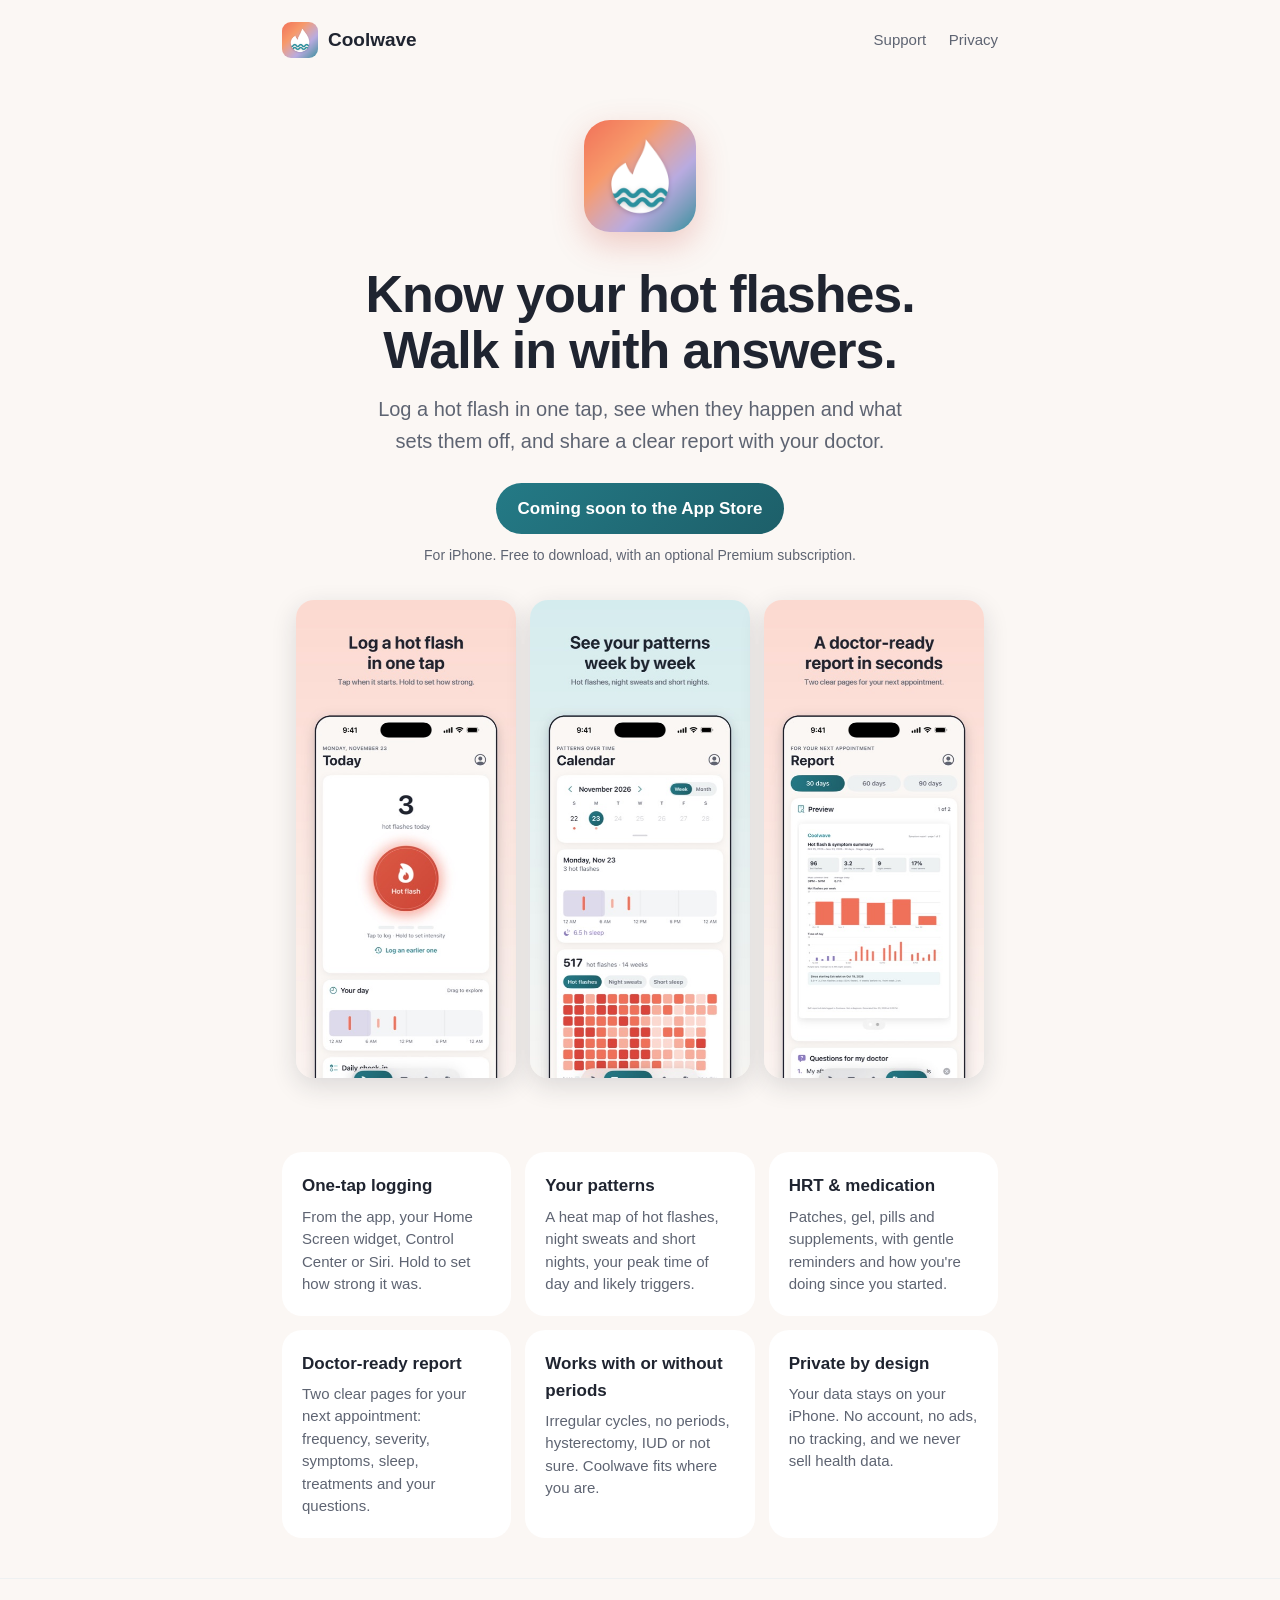
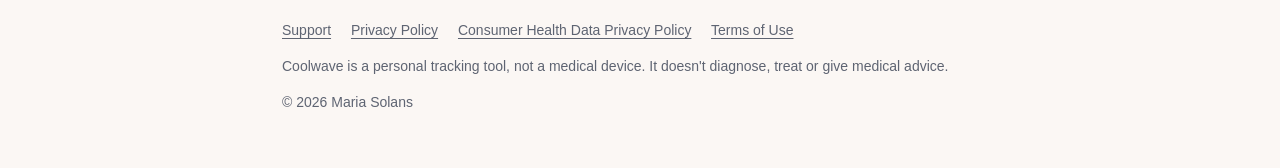
<file: index.html>
<!DOCTYPE html>
<html lang="en">
<head>
  <meta charset="utf-8">
  <meta name="viewport" content="width=device-width, initial-scale=1">
  <title>Coolwave: Hot Flash Tracker for Perimenopause</title>
  <meta name="description" content="Log hot flashes in one tap, see your patterns and bring a clear report to your doctor. Private by design: your data stays on your iPhone.">
  <link rel="icon" href="img/favicon.png">
  <link rel="apple-touch-icon" href="img/icon.png">
  <link rel="stylesheet" href="styles.css">
</head>
<body>
  <header class="site">
    <div class="wrap">
      <a class="brand" href="./"><img src="img/icon.png" alt="">Coolwave</a>
      <nav class="site" aria-label="Main">
        <a href="support/">Support</a>
        <a href="privacy/">Privacy</a>
      </nav>
    </div>
  </header>

  <main class="wrap">
    <section class="hero">
      <img class="icon" src="img/icon.png" alt="Coolwave app icon">
      <h1>Know your hot flashes.<br>Walk in with answers.</h1>
      <p class="lead">Log a hot flash in one tap, see when they happen and what sets them off, and share a clear report with your doctor.</p>
      <span class="pill">Coming soon to the App Store</span>
      <p class="note">For iPhone. Free to download, with an optional Premium subscription.</p>
      <div class="shots">
        <img src="img/1-today.jpg" alt="Today screen with a big Hot flash button and today's count">
        <img src="img/2-calendar.jpg" alt="Calendar with a 14-week heat map of hot flashes">
        <img src="img/3-report.jpg" alt="Two-page doctor report preview with weekly and time-of-day charts">
      </div>
    </section>

    <section class="features" aria-label="Features">
      <div class="card"><h3>One-tap logging</h3><p>From the app, your Home Screen widget, Control Center or Siri. Hold to set how strong it was.</p></div>
      <div class="card"><h3>Your patterns</h3><p>A heat map of hot flashes, night sweats and short nights, your peak time of day and likely triggers.</p></div>
      <div class="card"><h3>HRT & medication</h3><p>Patches, gel, pills and supplements, with gentle reminders and how you're doing since you started.</p></div>
      <div class="card"><h3>Doctor-ready report</h3><p>Two clear pages for your next appointment: frequency, severity, symptoms, sleep, treatments and your questions.</p></div>
      <div class="card"><h3>Works with or without periods</h3><p>Irregular cycles, no periods, hysterectomy, IUD or not sure. Coolwave fits where you are.</p></div>
      <div class="card"><h3>Private by design</h3><p>Your data stays on your iPhone. No account, no ads, no tracking, and we never sell health data.</p></div>
    </section>
  </main>

  <footer class="site">
    <div class="wrap">
      <p>
        <a href="support/">Support</a>
        <a href="privacy/">Privacy Policy</a>
        <a href="health-privacy/">Consumer Health Data Privacy Policy</a>
        <a href="https://www.apple.com/legal/internet-services/itunes/dev/stdeula/">Terms of Use</a>
      </p>
      <p>Coolwave is a personal tracking tool, not a medical device. It doesn't diagnose, treat or give medical advice.</p>
      <p>© 2026 Maria Solans</p>
    </div>
  </footer>
</body>
</html>
</file>
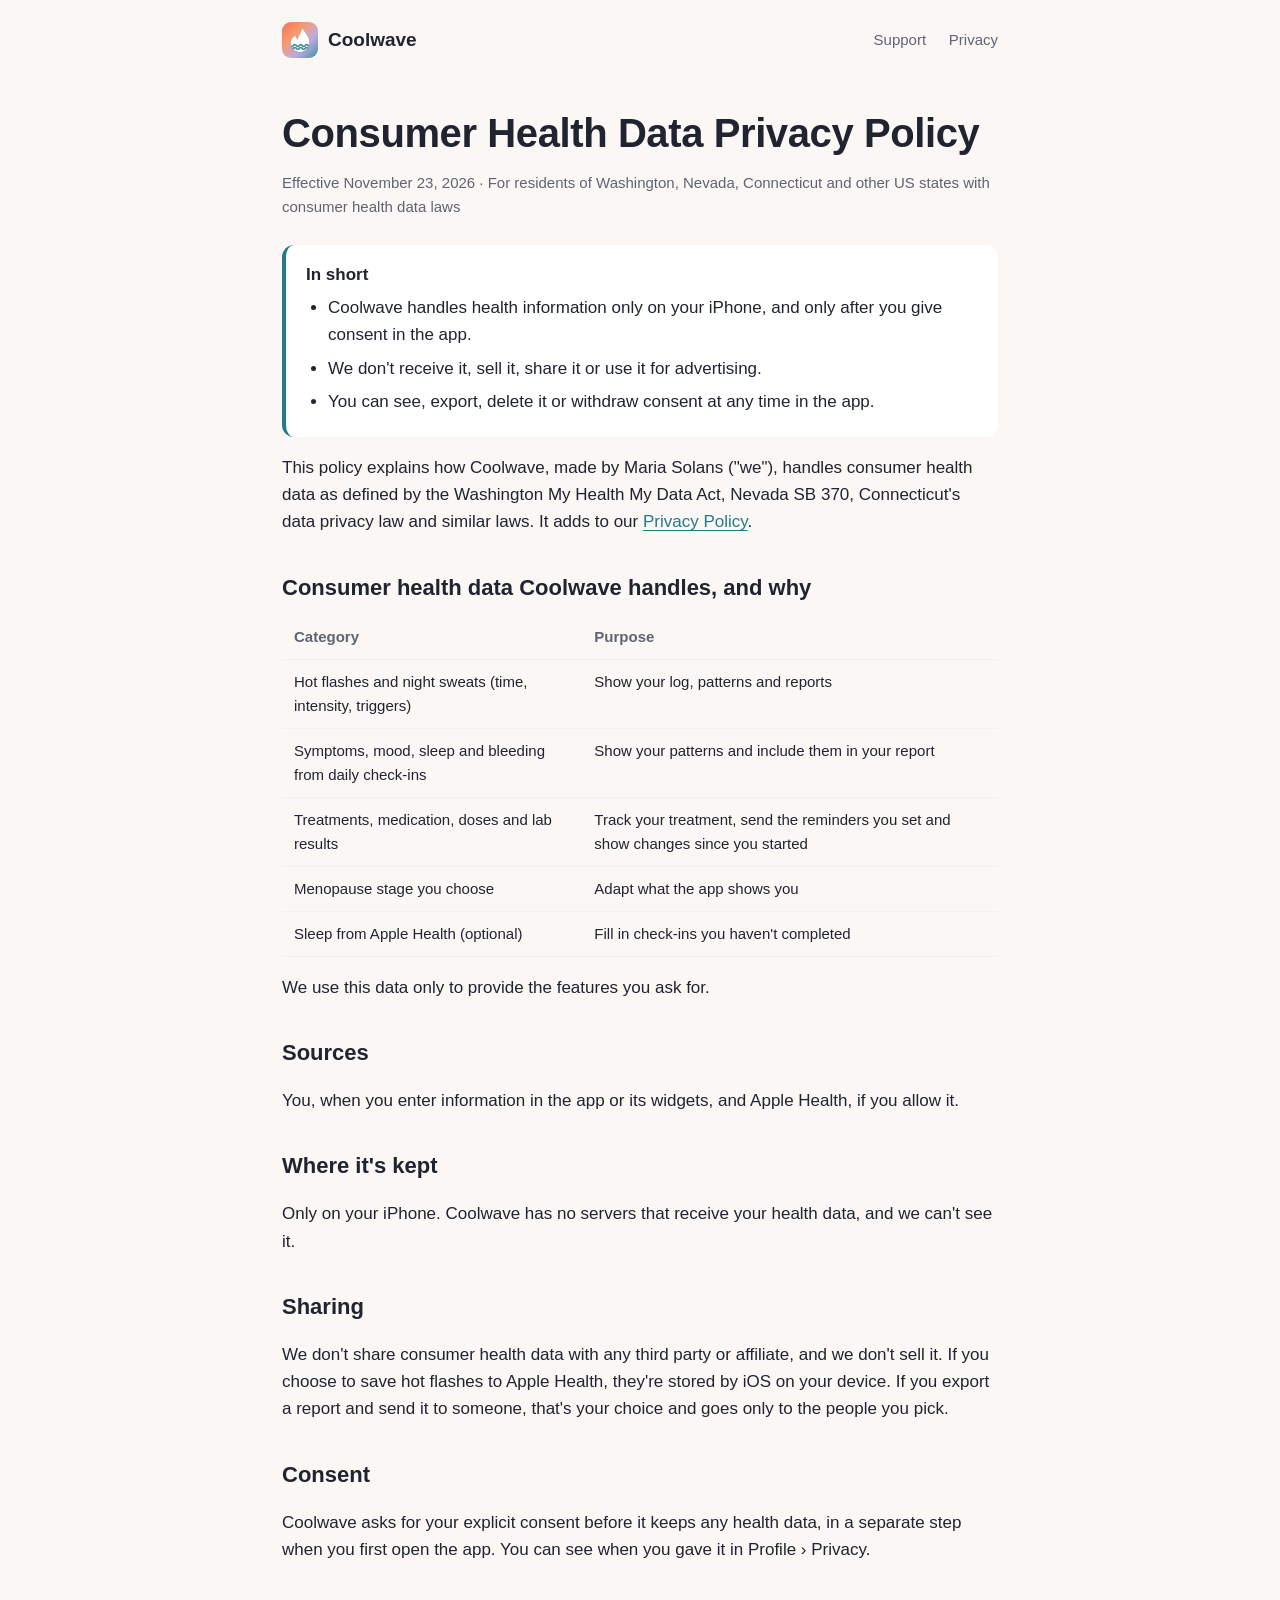
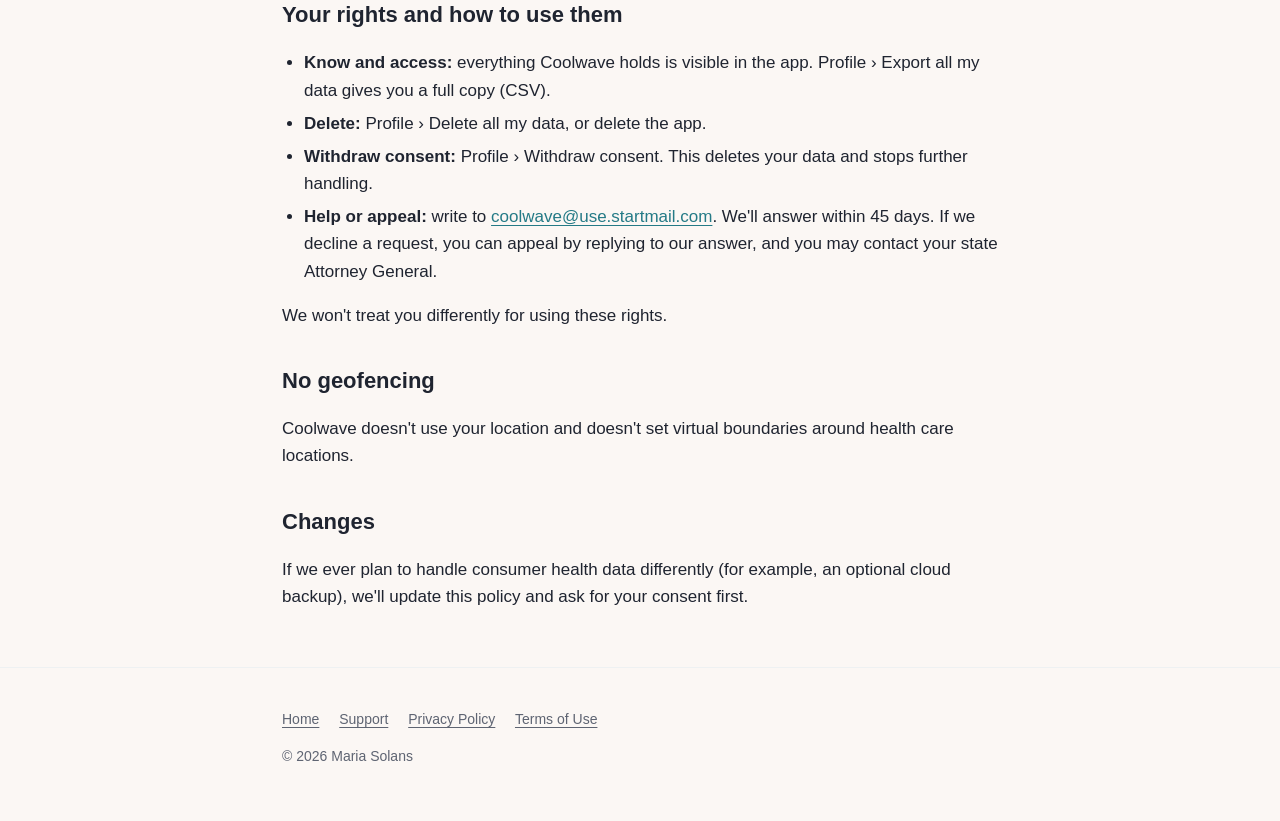
<file: health-privacy/index.html>
<!DOCTYPE html>
<html lang="en">
<head>
  <meta charset="utf-8">
  <meta name="viewport" content="width=device-width, initial-scale=1">
  <title>Consumer Health Data Privacy Policy · Coolwave</title>
  <meta name="description" content="Coolwave's Consumer Health Data Privacy Policy for Washington, Nevada, Connecticut and other US states.">
  <link rel="icon" href="../img/favicon.png">
  <link rel="stylesheet" href="../styles.css">
</head>
<body>
  <header class="site">
    <div class="wrap">
      <a class="brand" href="../"><img src="../img/icon.png" alt="">Coolwave</a>
      <nav class="site" aria-label="Main">
        <a href="../support/">Support</a>
        <a href="../privacy/">Privacy</a>
      </nav>
    </div>
  </header>

  <main class="wrap">
    <article>
      <h1>Consumer Health Data Privacy Policy</h1>
      <p class="meta">Effective November 23, 2026 · For residents of Washington, Nevada, Connecticut and other US states with consumer health data laws</p>

      <div class="summary">
        <strong>In short</strong>
        <ul>
          <li>Coolwave handles health information only on your iPhone, and only after you give consent in the app.</li>
          <li>We don't receive it, sell it, share it or use it for advertising.</li>
          <li>You can see, export, delete it or withdraw consent at any time in the app.</li>
        </ul>
      </div>

      <p>This policy explains how Coolwave, made by Maria Solans ("we"), handles consumer health data as defined by the Washington My Health My Data Act, Nevada SB 370, Connecticut's data privacy law and similar laws. It adds to our <a href="../privacy/">Privacy Policy</a>.</p>

      <h2>Consumer health data Coolwave handles, and why</h2>
      <table>
        <thead><tr><th scope="col">Category</th><th scope="col">Purpose</th></tr></thead>
        <tbody>
          <tr><td>Hot flashes and night sweats (time, intensity, triggers)</td><td>Show your log, patterns and reports</td></tr>
          <tr><td>Symptoms, mood, sleep and bleeding from daily check-ins</td><td>Show your patterns and include them in your report</td></tr>
          <tr><td>Treatments, medication, doses and lab results</td><td>Track your treatment, send the reminders you set and show changes since you started</td></tr>
          <tr><td>Menopause stage you choose</td><td>Adapt what the app shows you</td></tr>
          <tr><td>Sleep from Apple Health (optional)</td><td>Fill in check-ins you haven't completed</td></tr>
        </tbody>
      </table>
      <p>We use this data only to provide the features you ask for.</p>

      <h2>Sources</h2>
      <p>You, when you enter information in the app or its widgets, and Apple Health, if you allow it.</p>

      <h2>Where it's kept</h2>
      <p>Only on your iPhone. Coolwave has no servers that receive your health data, and we can't see it.</p>

      <h2>Sharing</h2>
      <p>We don't share consumer health data with any third party or affiliate, and we don't sell it. If you choose to save hot flashes to Apple Health, they're stored by iOS on your device. If you export a report and send it to someone, that's your choice and goes only to the people you pick.</p>

      <h2>Consent</h2>
      <p>Coolwave asks for your explicit consent before it keeps any health data, in a separate step when you first open the app. You can see when you gave it in Profile › Privacy.</p>

      <h2>Your rights and how to use them</h2>
      <ul>
        <li><strong>Know and access:</strong> everything Coolwave holds is visible in the app. Profile › Export all my data gives you a full copy (CSV).</li>
        <li><strong>Delete:</strong> Profile › Delete all my data, or delete the app.</li>
        <li><strong>Withdraw consent:</strong> Profile › Withdraw consent. This deletes your data and stops further handling.</li>
        <li><strong>Help or appeal:</strong> write to <a href="mailto:coolwave@use.startmail.com">coolwave@use.startmail.com</a>. We'll answer within 45 days. If we decline a request, you can appeal by replying to our answer, and you may contact your state Attorney General.</li>
      </ul>
      <p>We won't treat you differently for using these rights.</p>

      <h2>No geofencing</h2>
      <p>Coolwave doesn't use your location and doesn't set virtual boundaries around health care locations.</p>

      <h2>Changes</h2>
      <p>If we ever plan to handle consumer health data differently (for example, an optional cloud backup), we'll update this policy and ask for your consent first.</p>
    </article>
  </main>

  <footer class="site">
    <div class="wrap">
      <p>
        <a href="../">Home</a>
        <a href="../support/">Support</a>
        <a href="../privacy/">Privacy Policy</a>
        <a href="https://www.apple.com/legal/internet-services/itunes/dev/stdeula/">Terms of Use</a>
      </p>
      <p>© 2026 Maria Solans</p>
    </div>
  </footer>
</body>
</html>
</file>
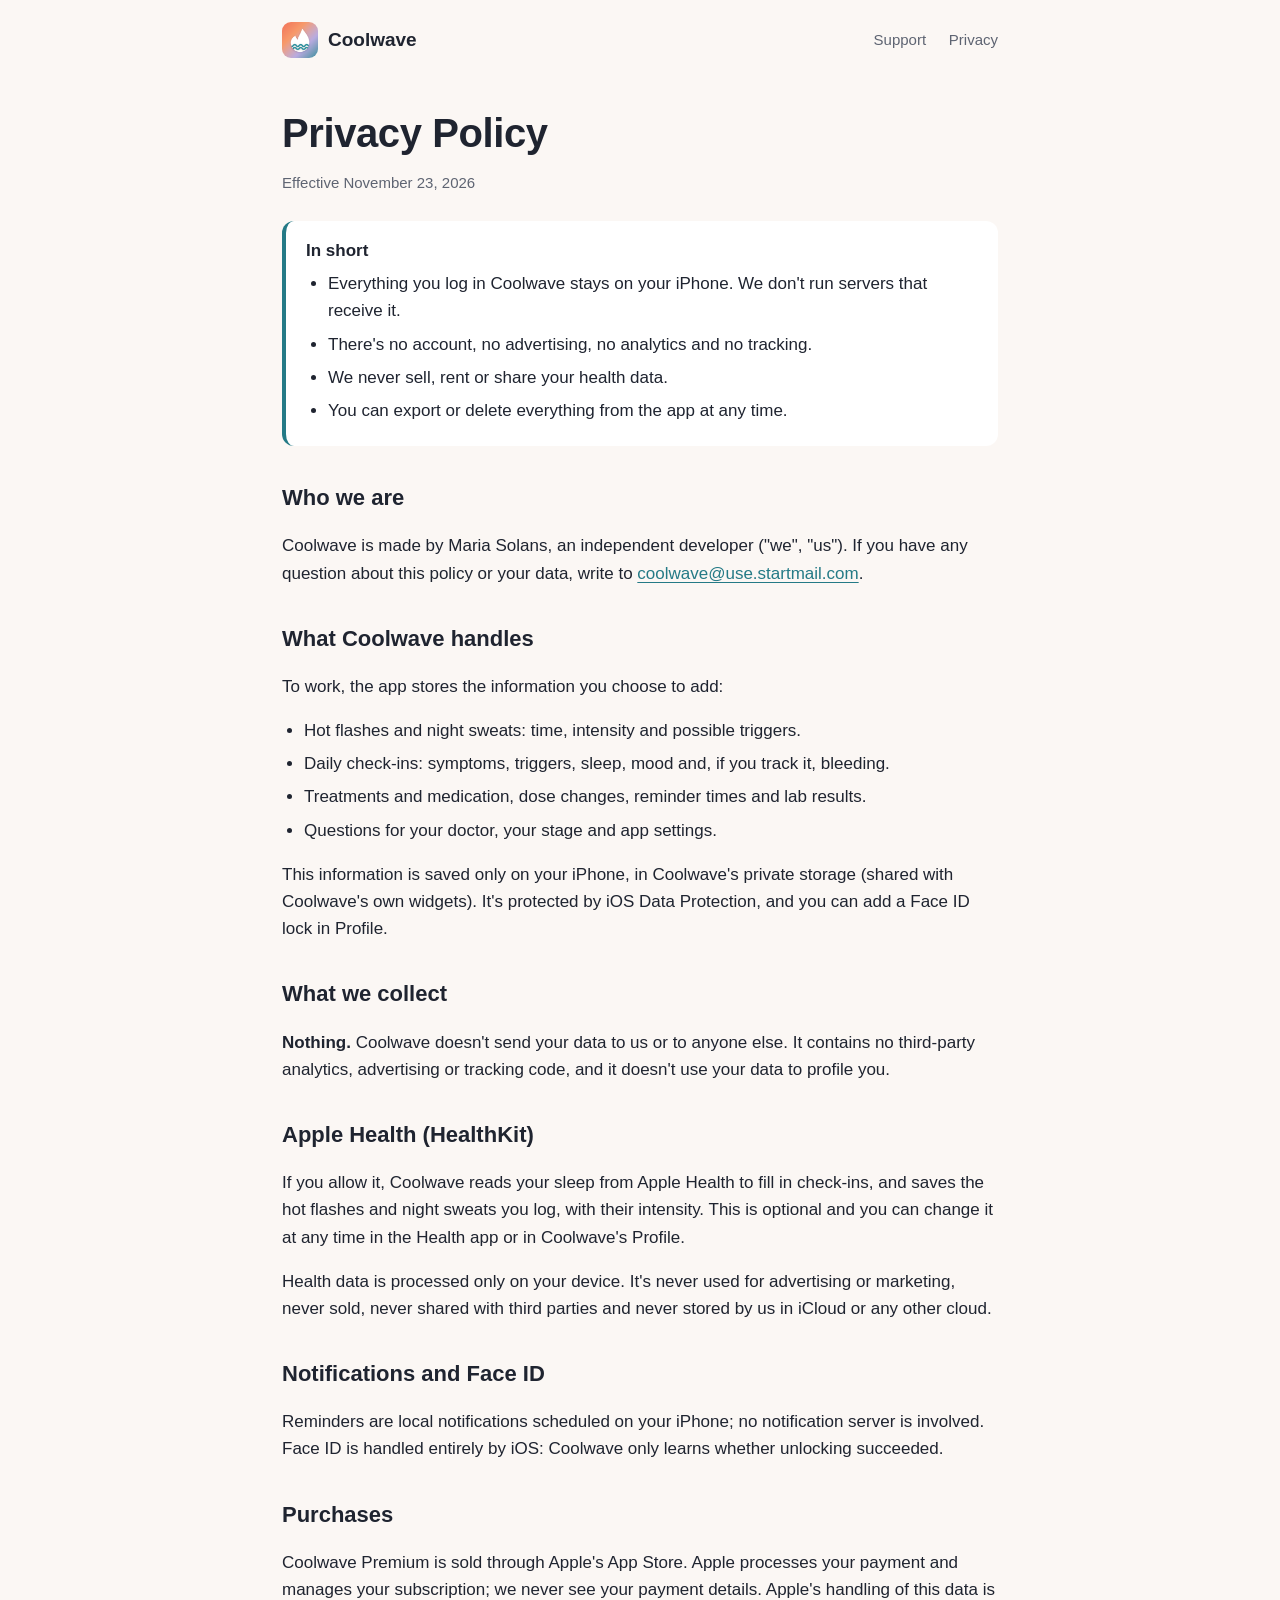
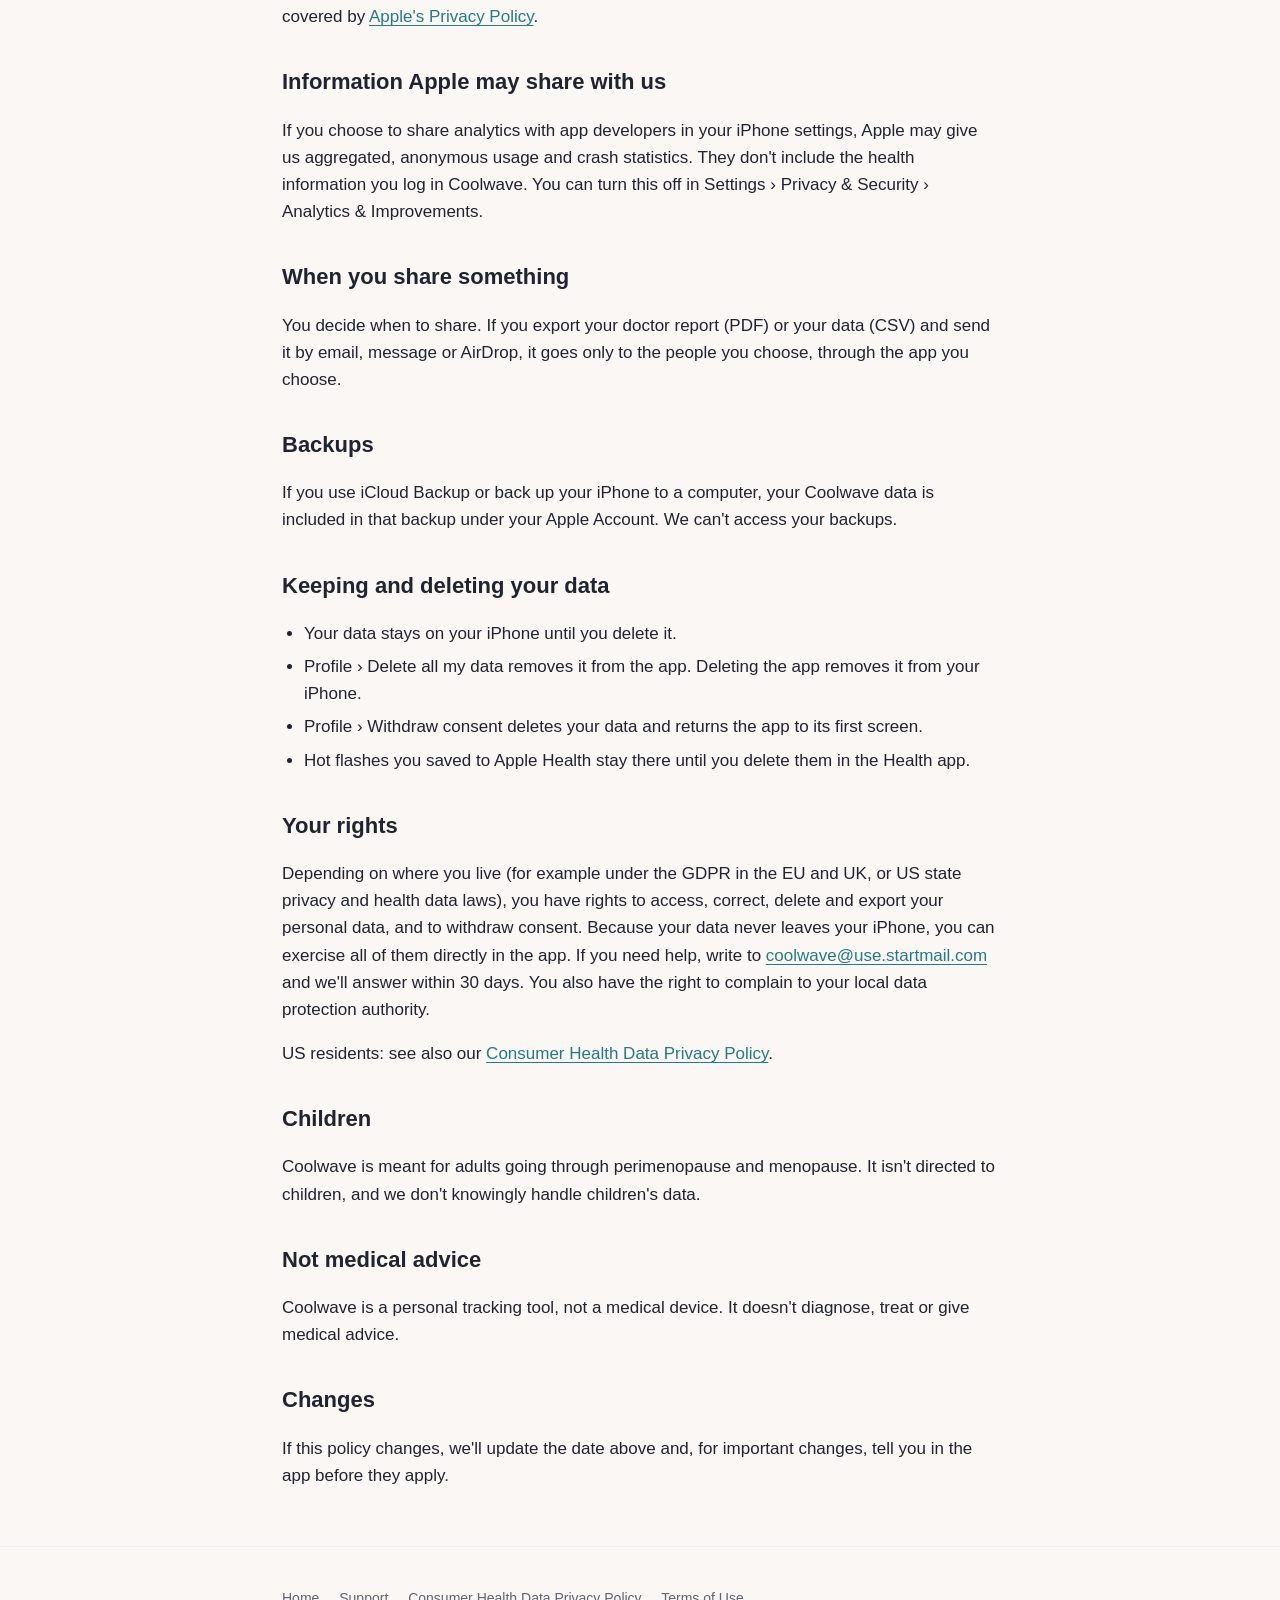
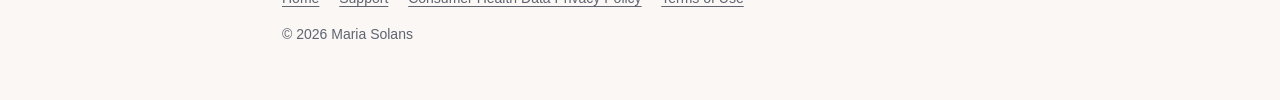
<file: privacy/index.html>
<!DOCTYPE html>
<html lang="en">
<head>
  <meta charset="utf-8">
  <meta name="viewport" content="width=device-width, initial-scale=1">
  <title>Privacy Policy · Coolwave</title>
  <meta name="description" content="How Coolwave handles your data: everything stays on your iPhone. No account, no ads, no tracking.">
  <link rel="icon" href="../img/favicon.png">
  <link rel="stylesheet" href="../styles.css">
</head>
<body>
  <header class="site">
    <div class="wrap">
      <a class="brand" href="../"><img src="../img/icon.png" alt="">Coolwave</a>
      <nav class="site" aria-label="Main">
        <a href="../support/">Support</a>
        <a href="../privacy/" aria-current="page">Privacy</a>
      </nav>
    </div>
  </header>

  <main class="wrap">
    <article>
      <h1>Privacy Policy</h1>
      <p class="meta">Effective November 23, 2026</p>

      <div class="summary">
        <strong>In short</strong>
        <ul>
          <li>Everything you log in Coolwave stays on your iPhone. We don't run servers that receive it.</li>
          <li>There's no account, no advertising, no analytics and no tracking.</li>
          <li>We never sell, rent or share your health data.</li>
          <li>You can export or delete everything from the app at any time.</li>
        </ul>
      </div>

      <h2>Who we are</h2>
      <p>Coolwave is made by Maria Solans, an independent developer ("we", "us"). If you have any question about this policy or your data, write to <a href="mailto:coolwave@use.startmail.com">coolwave@use.startmail.com</a>.</p>

      <h2>What Coolwave handles</h2>
      <p>To work, the app stores the information you choose to add:</p>
      <ul>
        <li>Hot flashes and night sweats: time, intensity and possible triggers.</li>
        <li>Daily check-ins: symptoms, triggers, sleep, mood and, if you track it, bleeding.</li>
        <li>Treatments and medication, dose changes, reminder times and lab results.</li>
        <li>Questions for your doctor, your stage and app settings.</li>
      </ul>
      <p>This information is saved only on your iPhone, in Coolwave's private storage (shared with Coolwave's own widgets). It's protected by iOS Data Protection, and you can add a Face ID lock in Profile.</p>

      <h2>What we collect</h2>
      <p><strong>Nothing.</strong> Coolwave doesn't send your data to us or to anyone else. It contains no third-party analytics, advertising or tracking code, and it doesn't use your data to profile you.</p>

      <h2>Apple Health (HealthKit)</h2>
      <p>If you allow it, Coolwave reads your sleep from Apple Health to fill in check-ins, and saves the hot flashes and night sweats you log, with their intensity. This is optional and you can change it at any time in the Health app or in Coolwave's Profile.</p>
      <p>Health data is processed only on your device. It's never used for advertising or marketing, never sold, never shared with third parties and never stored by us in iCloud or any other cloud.</p>

      <h2>Notifications and Face ID</h2>
      <p>Reminders are local notifications scheduled on your iPhone; no notification server is involved. Face ID is handled entirely by iOS: Coolwave only learns whether unlocking succeeded.</p>

      <h2>Purchases</h2>
      <p>Coolwave Premium is sold through Apple's App Store. Apple processes your payment and manages your subscription; we never see your payment details. Apple's handling of this data is covered by <a href="https://www.apple.com/legal/privacy/">Apple's Privacy Policy</a>.</p>

      <h2>Information Apple may share with us</h2>
      <p>If you choose to share analytics with app developers in your iPhone settings, Apple may give us aggregated, anonymous usage and crash statistics. They don't include the health information you log in Coolwave. You can turn this off in Settings › Privacy &amp; Security › Analytics &amp; Improvements.</p>

      <h2>When you share something</h2>
      <p>You decide when to share. If you export your doctor report (PDF) or your data (CSV) and send it by email, message or AirDrop, it goes only to the people you choose, through the app you choose.</p>

      <h2>Backups</h2>
      <p>If you use iCloud Backup or back up your iPhone to a computer, your Coolwave data is included in that backup under your Apple Account. We can't access your backups.</p>

      <h2>Keeping and deleting your data</h2>
      <ul>
        <li>Your data stays on your iPhone until you delete it.</li>
        <li>Profile › Delete all my data removes it from the app. Deleting the app removes it from your iPhone.</li>
        <li>Profile › Withdraw consent deletes your data and returns the app to its first screen.</li>
        <li>Hot flashes you saved to Apple Health stay there until you delete them in the Health app.</li>
      </ul>

      <h2>Your rights</h2>
      <p>Depending on where you live (for example under the GDPR in the EU and UK, or US state privacy and health data laws), you have rights to access, correct, delete and export your personal data, and to withdraw consent. Because your data never leaves your iPhone, you can exercise all of them directly in the app. If you need help, write to <a href="mailto:coolwave@use.startmail.com">coolwave@use.startmail.com</a> and we'll answer within 30 days. You also have the right to complain to your local data protection authority.</p>
      <p>US residents: see also our <a href="../health-privacy/">Consumer Health Data Privacy Policy</a>.</p>

      <h2>Children</h2>
      <p>Coolwave is meant for adults going through perimenopause and menopause. It isn't directed to children, and we don't knowingly handle children's data.</p>

      <h2>Not medical advice</h2>
      <p>Coolwave is a personal tracking tool, not a medical device. It doesn't diagnose, treat or give medical advice.</p>

      <h2>Changes</h2>
      <p>If this policy changes, we'll update the date above and, for important changes, tell you in the app before they apply.</p>
    </article>
  </main>

  <footer class="site">
    <div class="wrap">
      <p>
        <a href="../">Home</a>
        <a href="../support/">Support</a>
        <a href="../health-privacy/">Consumer Health Data Privacy Policy</a>
        <a href="https://www.apple.com/legal/internet-services/itunes/dev/stdeula/">Terms of Use</a>
      </p>
      <p>© 2026 Maria Solans</p>
    </div>
  </footer>
</body>
</html>
</file>
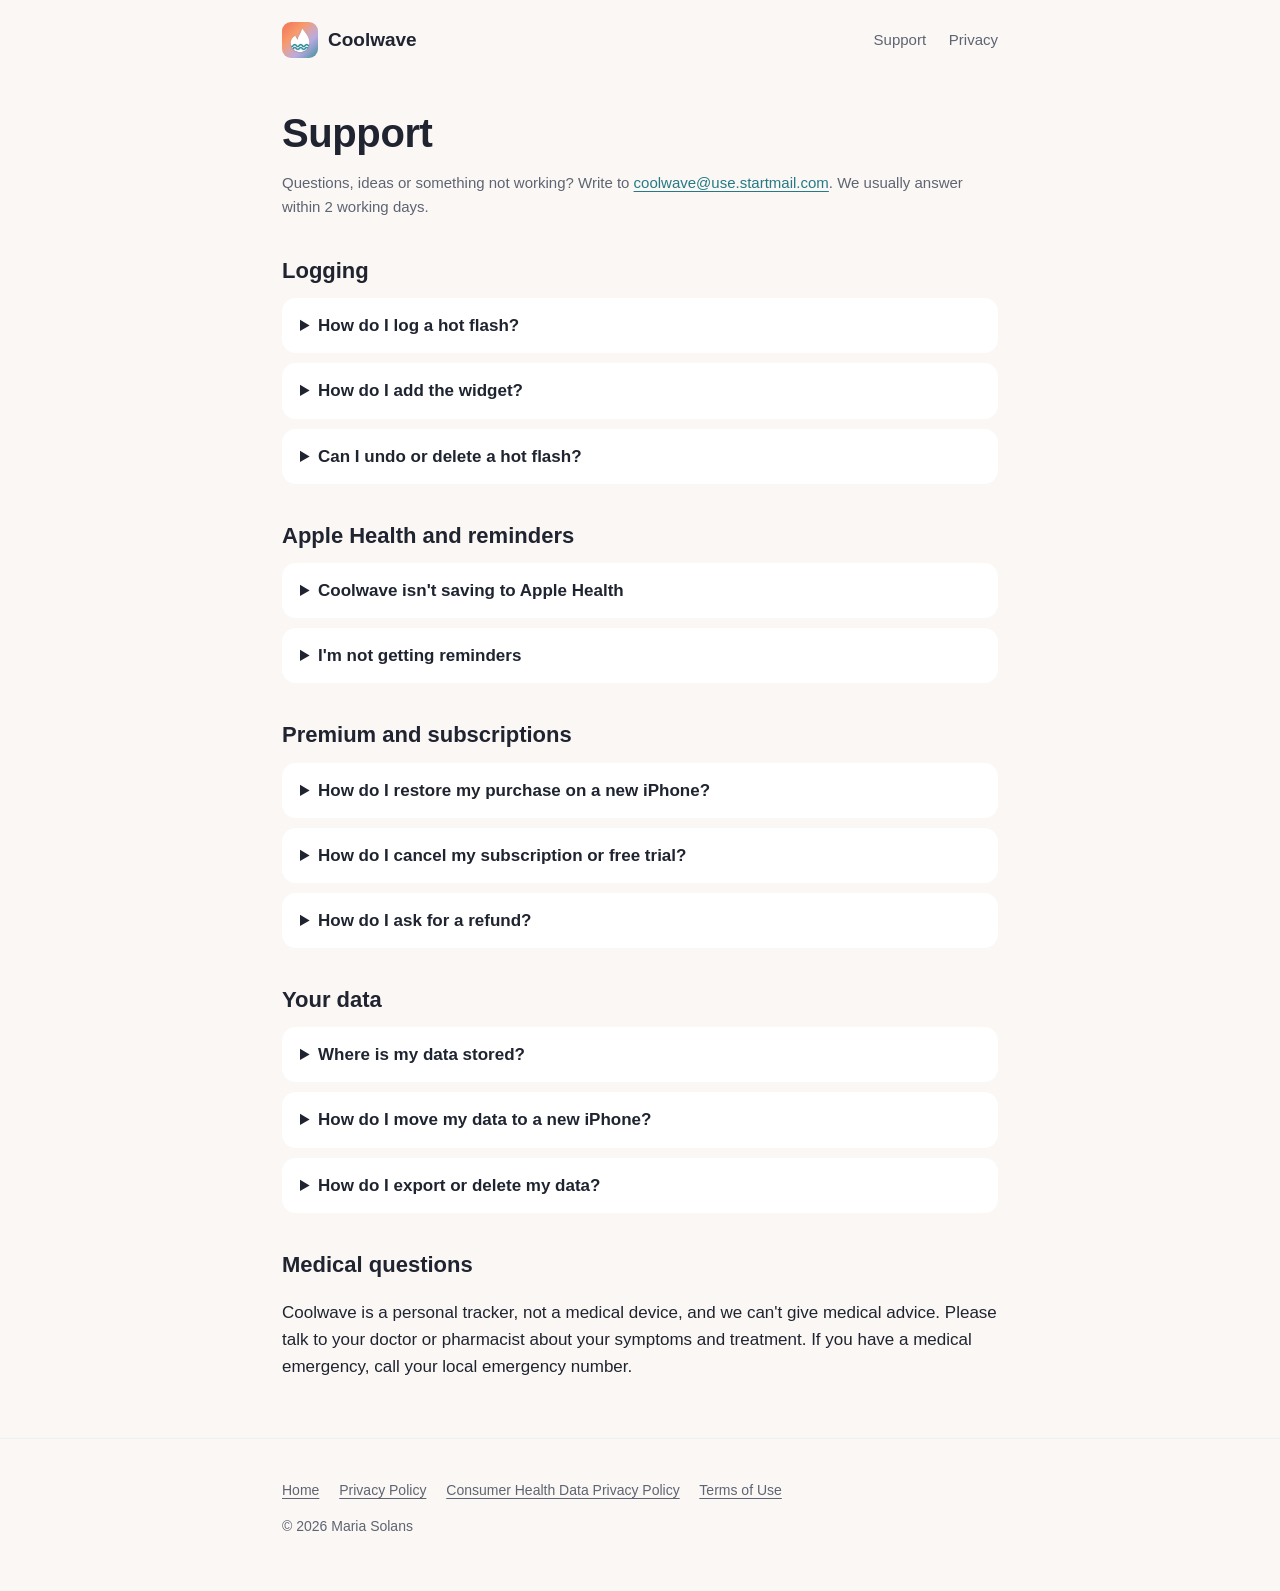
<file: support/index.html>
<!DOCTYPE html>
<html lang="en">
<head>
  <meta charset="utf-8">
  <meta name="viewport" content="width=device-width, initial-scale=1">
  <title>Support · Coolwave</title>
  <meta name="description" content="Help with Coolwave: logging, widgets, Apple Health, reminders, subscriptions and your data.">
  <link rel="icon" href="../img/favicon.png">
  <link rel="stylesheet" href="../styles.css">
</head>
<body>
  <header class="site">
    <div class="wrap">
      <a class="brand" href="../"><img src="../img/icon.png" alt="">Coolwave</a>
      <nav class="site" aria-label="Main">
        <a href="../support/" aria-current="page">Support</a>
        <a href="../privacy/">Privacy</a>
      </nav>
    </div>
  </header>

  <main class="wrap">
    <article>
      <h1>Support</h1>
      <p class="meta">Questions, ideas or something not working? Write to <a href="mailto:coolwave@use.startmail.com">coolwave@use.startmail.com</a>. We usually answer within 2 working days.</p>

      <h2>Logging</h2>
      <details>
        <summary>How do I log a hot flash?</summary>
        <p>Tap the big Hot flash button on Today. To set how strong it was, hold the button: it moves from mild to moderate to severe. Let go when it matches. Missed one? Tap "Log an earlier one".</p>
      </details>
      <details>
        <summary>How do I add the widget?</summary>
        <ol>
          <li>Touch and hold an empty spot on your Home Screen until the icons jiggle.</li>
          <li>Tap Edit, then Add Widget, and search for Coolwave.</li>
          <li>Choose the small or medium widget. The medium one has a button for each intensity.</li>
        </ol>
        <p>You can also add Coolwave to Control Center, or say "Log a hot flash in Coolwave" to Siri. Lock Screen widgets open the app, so nothing gets logged by accident.</p>
      </details>
      <details>
        <summary>Can I undo or delete a hot flash?</summary>
        <p>Right after logging, tap Undo on the message at the bottom. Later, open Calendar, choose the day, tap "Show each hot flash" and tap the trash icon next to it.</p>
      </details>

      <h2>Apple Health and reminders</h2>
      <details>
        <summary>Coolwave isn't saving to Apple Health</summary>
        <p>Open the Health app, tap your picture, then Apps › Coolwave and turn on Hot Flashes and Night Sweats. In Coolwave, check Profile › Apple Health is on.</p>
      </details>
      <details>
        <summary>I'm not getting reminders</summary>
        <p>Open Settings › Notifications › Coolwave and turn on Allow Notifications. In Coolwave, check the times in Profile › Reminders. The evening reminder is skipped on days you've already checked in, and treatment reminders stop once you mark them as done.</p>
      </details>

      <h2>Premium and subscriptions</h2>
      <details>
        <summary>How do I restore my purchase on a new iPhone?</summary>
        <p>Sign in with the same Apple Account, open Coolwave, go to Profile and tap Restore purchases.</p>
      </details>
      <details>
        <summary>How do I cancel my subscription or free trial?</summary>
        <p>Open Settings on your iPhone, tap your name, then Subscriptions › Coolwave › Cancel Subscription. Cancel at least 24 hours before the trial or period ends to avoid being charged. You keep Premium until the end of the period. You can also go there from Coolwave › Profile › Manage subscription.</p>
      </details>
      <details>
        <summary>How do I ask for a refund?</summary>
        <p>Refunds are handled by Apple. Go to <a href="https://reportaproblem.apple.com">reportaproblem.apple.com</a>, sign in and choose Coolwave.</p>
      </details>

      <h2>Your data</h2>
      <details>
        <summary>Where is my data stored?</summary>
        <p>Only on your iPhone. Coolwave has no account and no servers that receive your data. Read the <a href="../privacy/">Privacy Policy</a> for details.</p>
      </details>
      <details>
        <summary>How do I move my data to a new iPhone?</summary>
        <p>Your Coolwave data moves with an iCloud or computer backup of your iPhone, or with Quick Start when you set up the new one.</p>
      </details>
      <details>
        <summary>How do I export or delete my data?</summary>
        <p>Profile › Export all my data creates a CSV file. Profile › Delete all my data erases everything from the app; Withdraw consent does the same and starts the app from the beginning.</p>
      </details>

      <h2>Medical questions</h2>
      <p>Coolwave is a personal tracker, not a medical device, and we can't give medical advice. Please talk to your doctor or pharmacist about your symptoms and treatment. If you have a medical emergency, call your local emergency number.</p>
    </article>
  </main>

  <footer class="site">
    <div class="wrap">
      <p>
        <a href="../">Home</a>
        <a href="../privacy/">Privacy Policy</a>
        <a href="../health-privacy/">Consumer Health Data Privacy Policy</a>
        <a href="https://www.apple.com/legal/internet-services/itunes/dev/stdeula/">Terms of Use</a>
      </p>
      <p>© 2026 Maria Solans</p>
    </div>
  </footer>
</body>
</html>
</file>
<file: styles.css>
/* Coolwave design tokens (same as the app, PRD section 11) */
:root {
  --bg: #FBF7F4;
  --surface: #FFFFFF;
  --ink: #1F2430;
  --ink2: #5E6472;
  --cool: #247A86;
  --cool-deep: #1D5F69;
  --heat: #CC4436;
  --track: #EEF1F2;
  --radius: 20px;
}
@media (prefers-color-scheme: dark) {
  :root {
    --bg: #14161C;
    --surface: #1E2129;
    --ink: #F2EEEA;
    --ink2: #A3A8B4;
    --cool: #5CC2CF;
    --track: #2A2E38;
  }
}
* { box-sizing: border-box; }
html { -webkit-text-size-adjust: 100%; }
body {
  margin: 0;
  background: var(--bg);
  color: var(--ink);
  font: 17px/1.6 -apple-system, BlinkMacSystemFont, "SF Pro Text", "Segoe UI", Roboto, Helvetica, Arial, sans-serif;
}
a { color: var(--cool); text-underline-offset: 3px; }
a:focus-visible { outline: 3px solid var(--cool); outline-offset: 3px; border-radius: 4px; }
.wrap { max-width: 760px; margin: 0 auto; padding: 0 22px; }

header.site { padding: 22px 0; }
header.site .wrap { display: flex; align-items: center; justify-content: space-between; gap: 16px; }
.brand { display: flex; align-items: center; gap: 10px; color: var(--ink); text-decoration: none; font-weight: 700; font-size: 19px; }
.brand img { width: 36px; height: 36px; border-radius: 9px; }
nav.site a { color: var(--ink2); text-decoration: none; margin-left: 18px; font-size: 15px; }
nav.site a:hover { color: var(--ink); }

.hero { text-align: center; padding: 40px 0 24px; }
.hero img.icon { width: 112px; height: 112px; border-radius: 26px; box-shadow: 0 12px 32px rgba(204, 68, 54, .25); }
.hero h1 { font-size: clamp(34px, 6vw, 52px); line-height: 1.08; margin: 26px 0 14px; letter-spacing: -.02em; }
.hero p.lead { font-size: 20px; color: var(--ink2); margin: 0 auto 26px; max-width: 560px; }
.pill { display: inline-block; padding: 12px 22px; border-radius: 999px; background: linear-gradient(135deg, #247A86, #1D5F69); color: #fff; font-weight: 600; text-decoration: none; }
.note { color: var(--ink2); font-size: 14px; margin-top: 10px; }

.shots { display: flex; gap: 14px; justify-content: center; margin: 34px auto 10px; flex-wrap: wrap; }
.shots img { width: min(31%, 220px); border-radius: 18px; box-shadow: 0 8px 26px rgba(31, 36, 48, .14); }

.features { display: grid; grid-template-columns: repeat(auto-fit, minmax(210px, 1fr)); gap: 14px; margin: 40px 0; }
.card { background: var(--surface); border-radius: var(--radius); padding: 20px; }
.card h3 { margin: 0 0 6px; font-size: 17px; }
.card p { margin: 0; color: var(--ink2); font-size: 15px; line-height: 1.5; }

article { padding: 20px 0 40px; }
article h1 { font-size: clamp(30px, 5vw, 40px); line-height: 1.15; margin: 10px 0 6px; letter-spacing: -.01em; }
article .meta { color: var(--ink2); font-size: 15px; margin-bottom: 26px; }
article h2 { font-size: 22px; margin: 34px 0 8px; }
article h3 { font-size: 18px; margin: 22px 0 6px; }
article ul { padding-left: 22px; }
article li { margin: 6px 0; }
.summary { background: var(--surface); border-left: 4px solid var(--cool); border-radius: 12px; padding: 16px 20px; }
.summary ul { margin: 6px 0 0; }
table { border-collapse: collapse; width: 100%; font-size: 15px; margin: 10px 0; }
th, td { text-align: left; vertical-align: top; padding: 10px 12px; border-bottom: 1px solid var(--track); }
th { color: var(--ink2); font-weight: 600; }

details { background: var(--surface); border-radius: 14px; padding: 14px 18px; margin: 10px 0; }
summary { cursor: pointer; font-weight: 600; }
details p, details ol, details ul { color: var(--ink2); }

footer.site { border-top: 1px solid var(--track); padding: 26px 0 40px; color: var(--ink2); font-size: 14px; }
footer.site a { color: var(--ink2); margin-right: 16px; }

@media (prefers-reduced-motion: no-preference) {
  .hero img.icon { animation: float 5s ease-in-out infinite; }
  @keyframes float { 50% { transform: translateY(-6px); } }
}
</file>
